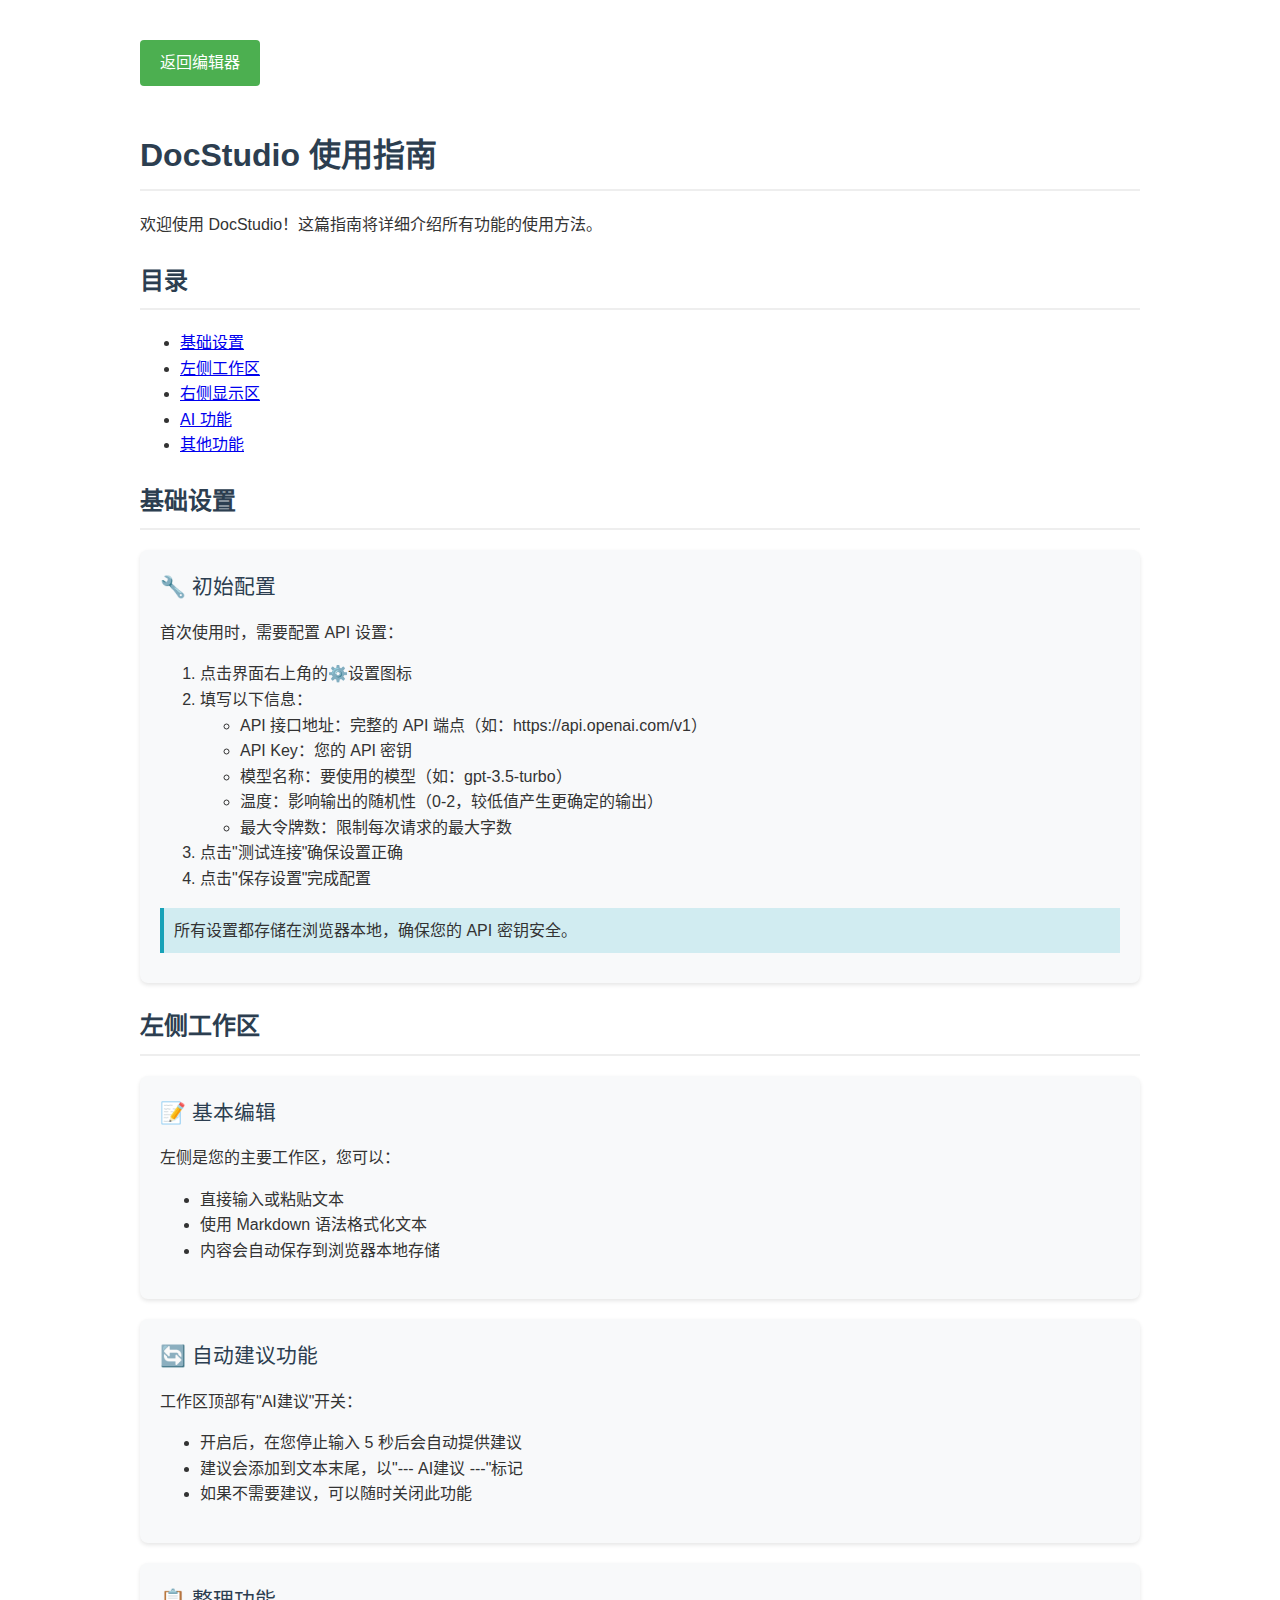
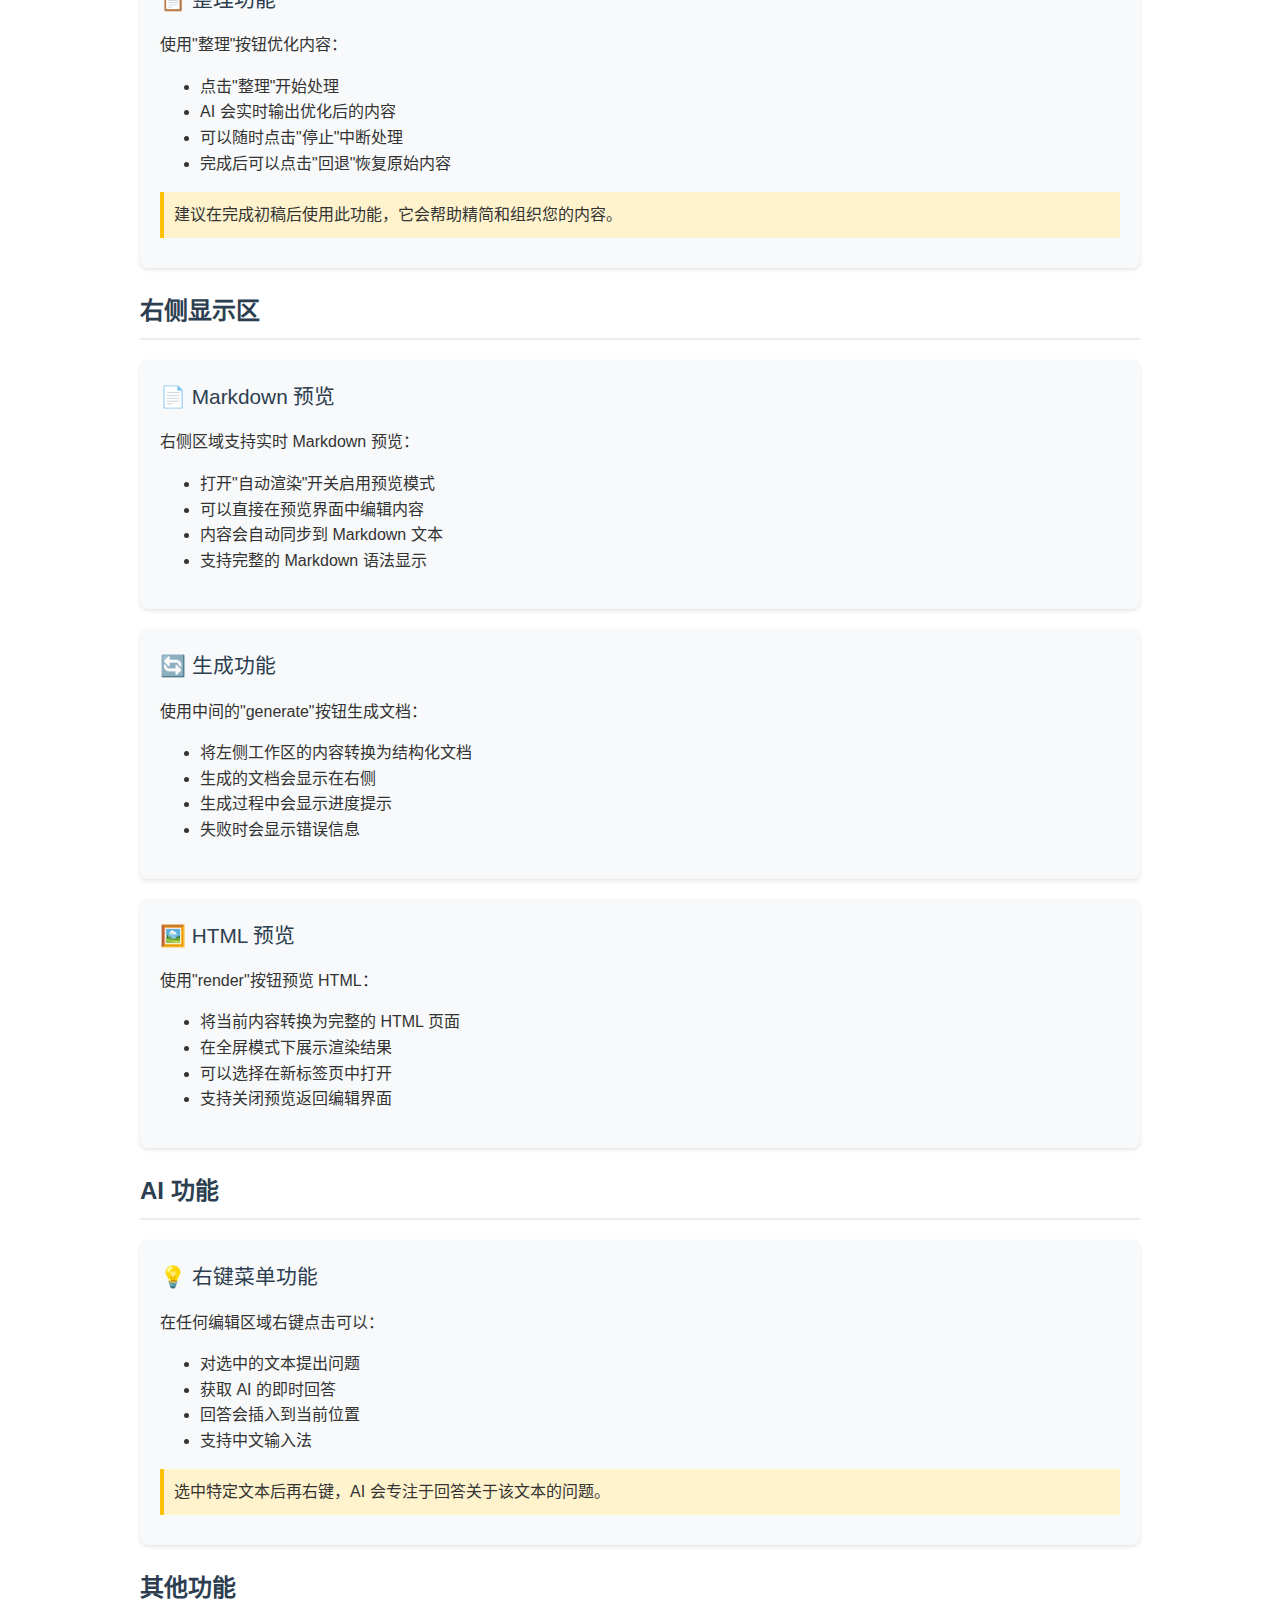
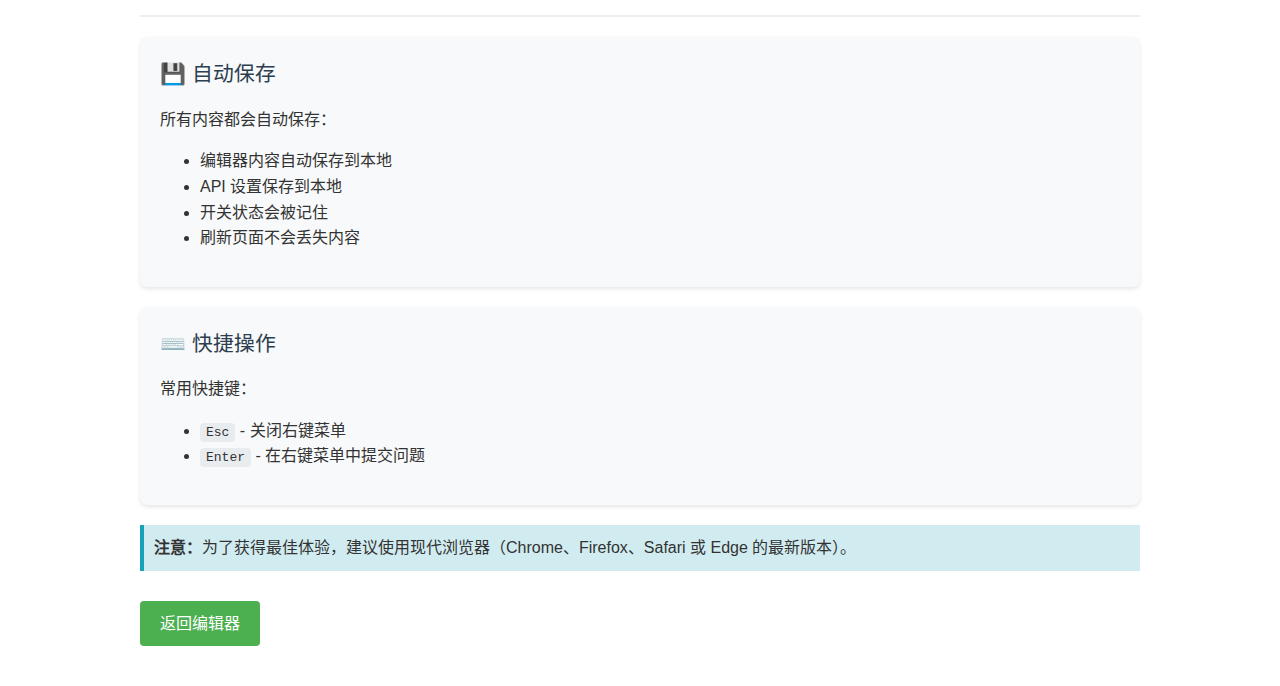
<file: about.html>
<!DOCTYPE html>
<html lang="zh-CN">
<head>
    <meta charset="UTF-8">
    <title>DocStudio - 使用帮助</title>
    <style>
        body {
            font-family: -apple-system, BlinkMacSystemFont, "Segoe UI", Roboto, "Helvetica Neue", Arial, sans-serif;
            line-height: 1.6;
            max-width: 1000px;
            margin: 0 auto;
            padding: 20px;
            color: #333;
        }
        
        h1, h2, h3 {
            color: #2c3e50;
            border-bottom: 2px solid #eee;
            padding-bottom: 8px;
            margin-top: 24px;
        }
        
        .feature-section {
            margin: 20px 0;
            padding: 20px;
            background: #f8f9fa;
            border-radius: 8px;
            box-shadow: 0 2px 4px rgba(0,0,0,0.1);
        }
        
        .feature-title {
            color: #2c3e50;
            font-size: 1.3em;
            margin-bottom: 15px;
            display: flex;
            align-items: center;
            gap: 10px;
        }
        
        .shortcut {
            background: #e9ecef;
            padding: 2px 6px;
            border-radius: 4px;
            font-family: monospace;
        }
        
        .tip {
            background: #fff3cd;
            border-left: 4px solid #ffc107;
            padding: 10px;
            margin: 10px 0;
        }
        
        .note {
            background: #d1ecf1;
            border-left: 4px solid #17a2b8;
            padding: 10px;
            margin: 10px 0;
        }
        
        img {
            max-width: 100%;
            border: 1px solid #ddd;
            border-radius: 4px;
            margin: 10px 0;
        }
        
        .back-btn {
            display: inline-block;
            padding: 10px 20px;
            background: #4CAF50;
            color: white;
            text-decoration: none;
            border-radius: 4px;
            margin: 20px 0;
        }
        
        .back-btn:hover {
            background: #45a049;
        }
        
        code {
            background: #f8f9fa;
            padding: 2px 4px;
            border-radius: 3px;
            font-family: monospace;
        }
    </style>
</head>
<body>
    <a href="index.html" class="back-btn">返回编辑器</a>
    
    <h1>DocStudio 使用指南</h1>
    <p>欢迎使用 DocStudio！这篇指南将详细介绍所有功能的使用方法。</p>
    
    <h2>目录</h2>
    <ul>
        <li><a href="#basic-setup">基础设置</a></li>
        <li><a href="#workspace">左侧工作区</a></li>
        <li><a href="#displayspace">右侧显示区</a></li>
        <li><a href="#ai-features">AI 功能</a></li>
        <li><a href="#other-features">其他功能</a></li>
    </ul>
    
    <h2 id="basic-setup">基础设置</h2>
    <div class="feature-section">
        <div class="feature-title">🔧 初始配置</div>
        <p>首次使用时，需要配置 API 设置：</p>
        <ol>
            <li>点击界面右上角的⚙️设置图标</li>
            <li>填写以下信息：
                <ul>
                    <li>API 接口地址：完整的 API 端点（如：https://api.openai.com/v1）</li>
                    <li>API Key：您的 API 密钥</li>
                    <li>模型名称：要使用的模型（如：gpt-3.5-turbo）</li>
                    <li>温度：影响输出的随机性（0-2，较低值产生更确定的输出）</li>
                    <li>最大令牌数：限制每次请求的最大字数</li>
                </ul>
            </li>
            <li>点击"测试连接"确保设置正确</li>
            <li>点击"保存设置"完成配置</li>
        </ol>
        <div class="note">所有设置都存储在浏览器本地，确保您的 API 密钥安全。</div>
    </div>

    <h2 id="workspace">左侧工作区</h2>
    <div class="feature-section">
        <div class="feature-title">📝 基本编辑</div>
        <p>左侧是您的主要工作区，您可以：</p>
        <ul>
            <li>直接输入或粘贴文本</li>
            <li>使用 Markdown 语法格式化文本</li>
            <li>内容会自动保存到浏览器本地存储</li>
        </ul>
    </div>

    <div class="feature-section">
        <div class="feature-title">🔄 自动建议功能</div>
        <p>工作区顶部有"AI建议"开关：</p>
        <ul>
            <li>开启后，在您停止输入 5 秒后会自动提供建议</li>
            <li>建议会添加到文本末尾，以"--- AI建议 ---"标记</li>
            <li>如果不需要建议，可以随时关闭此功能</li>
        </ul>
    </div>

    <div class="feature-section">
        <div class="feature-title">📋 整理功能</div>
        <p>使用"整理"按钮优化内容：</p>
        <ul>
            <li>点击"整理"开始处理</li>
            <li>AI 会实时输出优化后的内容</li>
            <li>可以随时点击"停止"中断处理</li>
            <li>完成后可以点击"回退"恢复原始内容</li>
        </ul>
        <div class="tip">建议在完成初稿后使用此功能，它会帮助精简和组织您的内容。</div>
    </div>

    <h2 id="displayspace">右侧显示区</h2>
    <div class="feature-section">
        <div class="feature-title">📄 Markdown 预览</div>
        <p>右侧区域支持实时 Markdown 预览：</p>
        <ul>
            <li>打开"自动渲染"开关启用预览模式</li>
            <li>可以直接在预览界面中编辑内容</li>
            <li>内容会自动同步到 Markdown 文本</li>
            <li>支持完整的 Markdown 语法显示</li>
        </ul>
    </div>

    <div class="feature-section">
        <div class="feature-title">🔄 生成功能</div>
        <p>使用中间的"generate"按钮生成文档：</p>
        <ul>
            <li>将左侧工作区的内容转换为结构化文档</li>
            <li>生成的文档会显示在右侧</li>
            <li>生成过程中会显示进度提示</li>
            <li>失败时会显示错误信息</li>
        </ul>
    </div>

    <div class="feature-section">
        <div class="feature-title">🖼️ HTML 预览</div>
        <p>使用"render"按钮预览 HTML：</p>
        <ul>
            <li>将当前内容转换为完整的 HTML 页面</li>
            <li>在全屏模式下展示渲染结果</li>
            <li>可以选择在新标签页中打开</li>
            <li>支持关闭预览返回编辑界面</li>
        </ul>
    </div>

    <h2 id="ai-features">AI 功能</h2>
    <div class="feature-section">
        <div class="feature-title">💡 右键菜单功能</div>
        <p>在任何编辑区域右键点击可以：</p>
        <ul>
            <li>对选中的文本提出问题</li>
            <li>获取 AI 的即时回答</li>
            <li>回答会插入到当前位置</li>
            <li>支持中文输入法</li>
        </ul>
        <div class="tip">
            选中特定文本后再右键，AI 会专注于回答关于该文本的问题。
        </div>
    </div>

    <h2 id="other-features">其他功能</h2>
    <div class="feature-section">
        <div class="feature-title">💾 自动保存</div>
        <p>所有内容都会自动保存：</p>
        <ul>
            <li>编辑器内容自动保存到本地</li>
            <li>API 设置保存到本地</li>
            <li>开关状态会被记住</li>
            <li>刷新页面不会丢失内容</li>
        </ul>
    </div>

    <div class="feature-section">
        <div class="feature-title">⌨️ 快捷操作</div>
        <p>常用快捷键：</p>
        <ul>
            <li><span class="shortcut">Esc</span> - 关闭右键菜单</li>
            <li><span class="shortcut">Enter</span> - 在右键菜单中提交问题</li>
        </ul>
    </div>

    <div class="note">
        <strong>注意：</strong>为了获得最佳体验，建议使用现代浏览器（Chrome、Firefox、Safari 或 Edge 的最新版本）。
    </div>

    <a href="index.html" class="back-btn">返回编辑器</a>
</body>
</html>
</file>
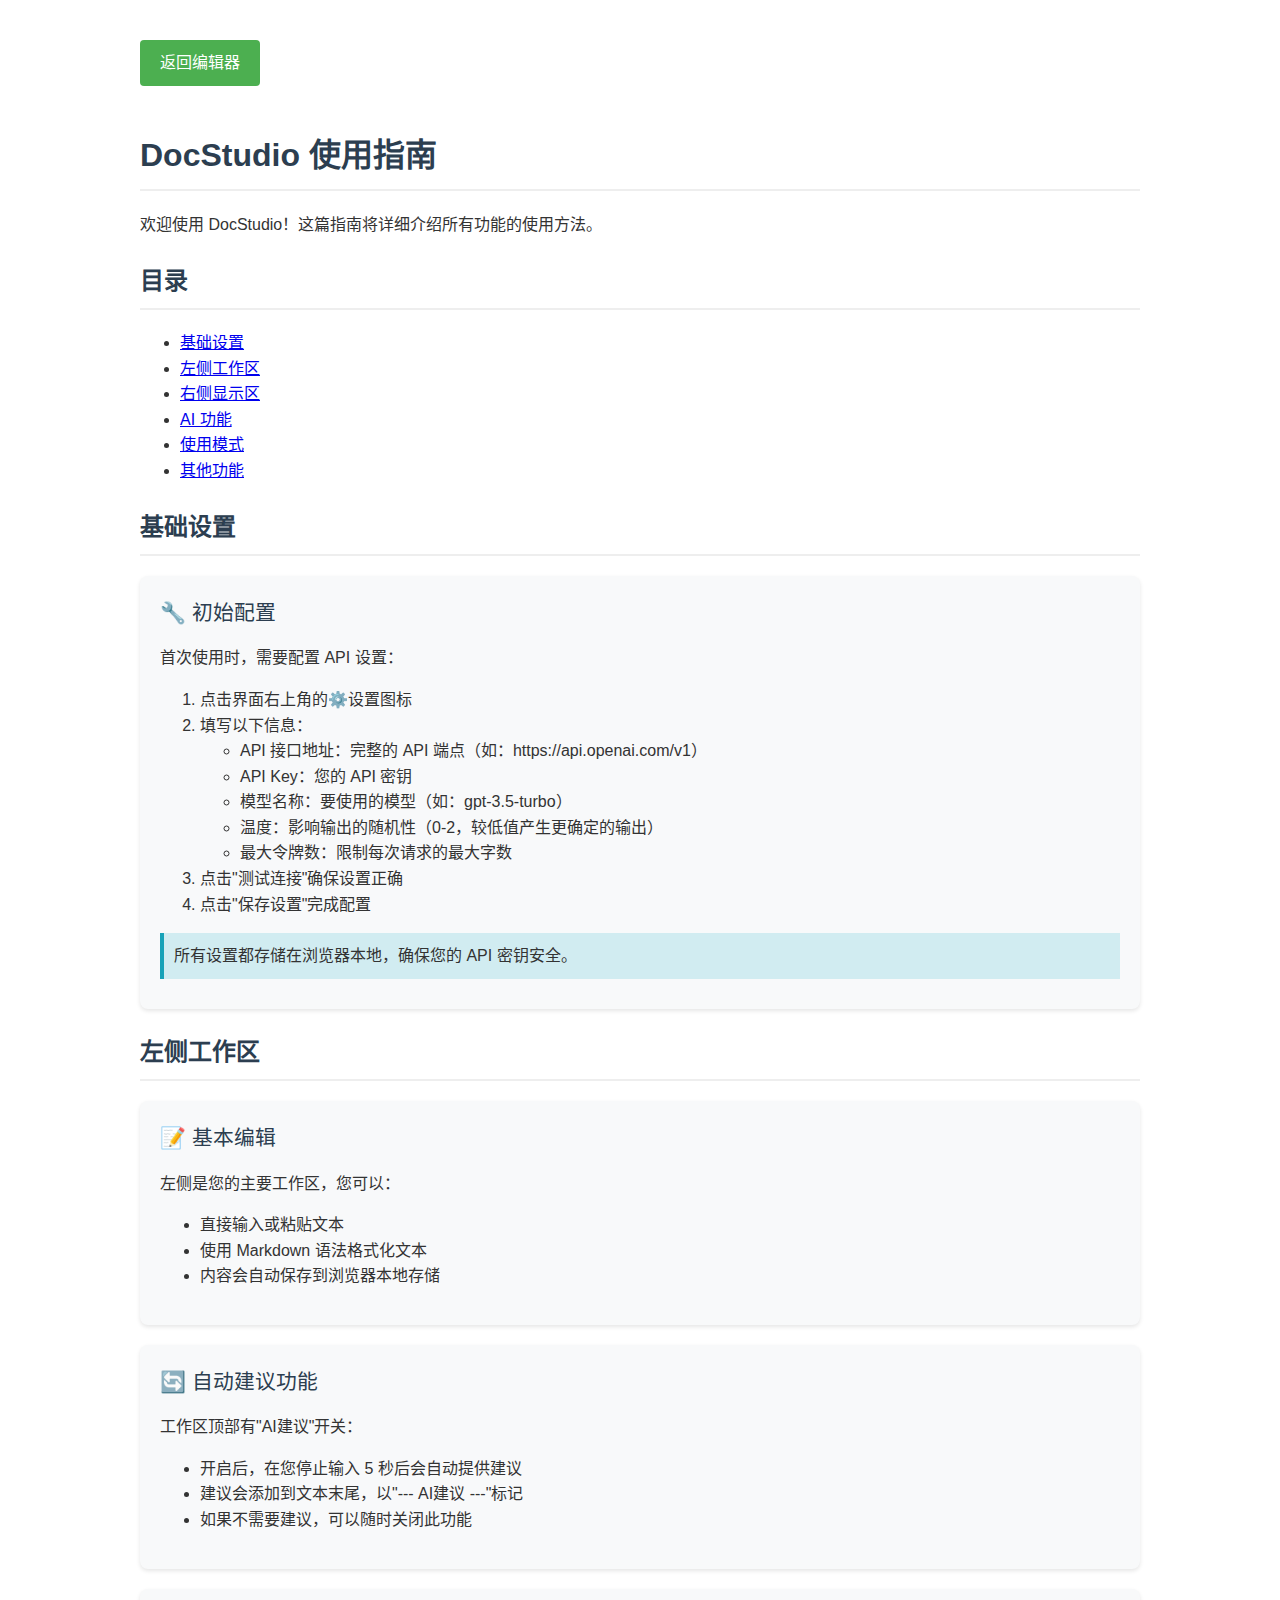
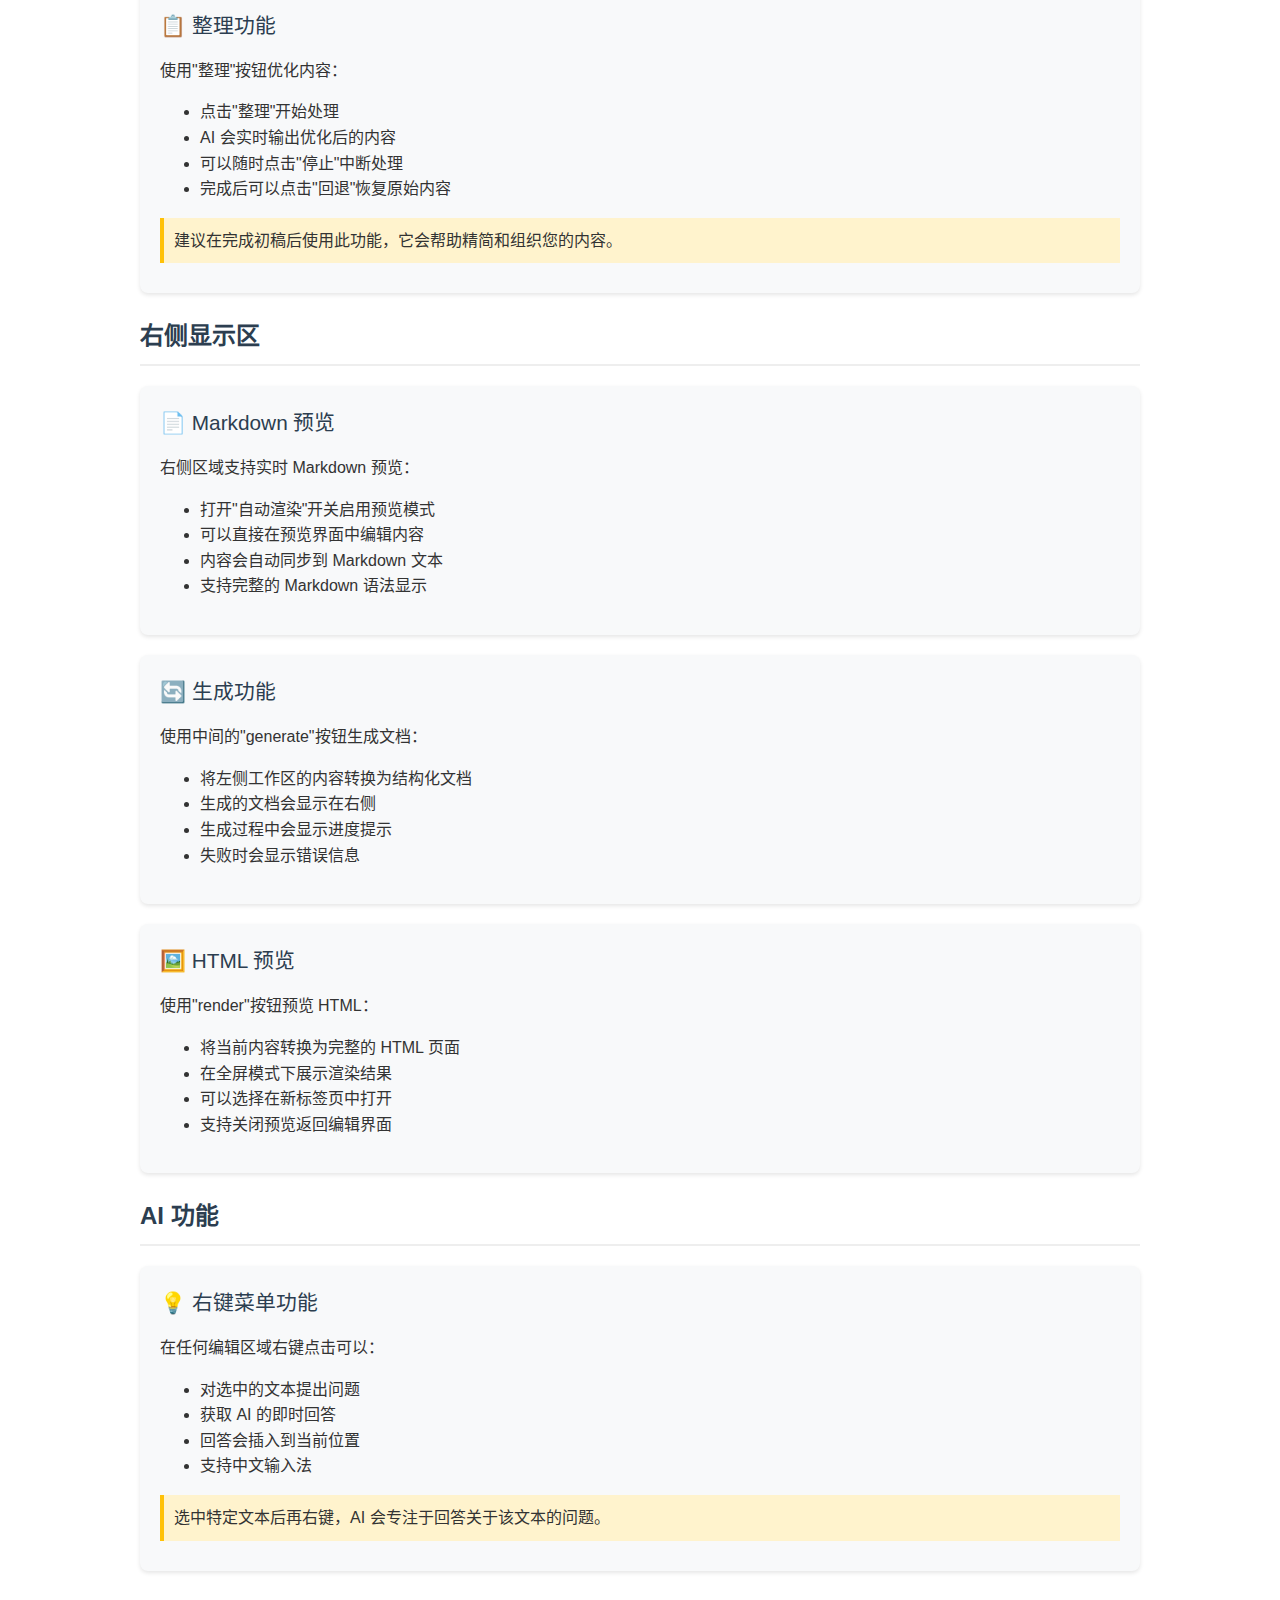
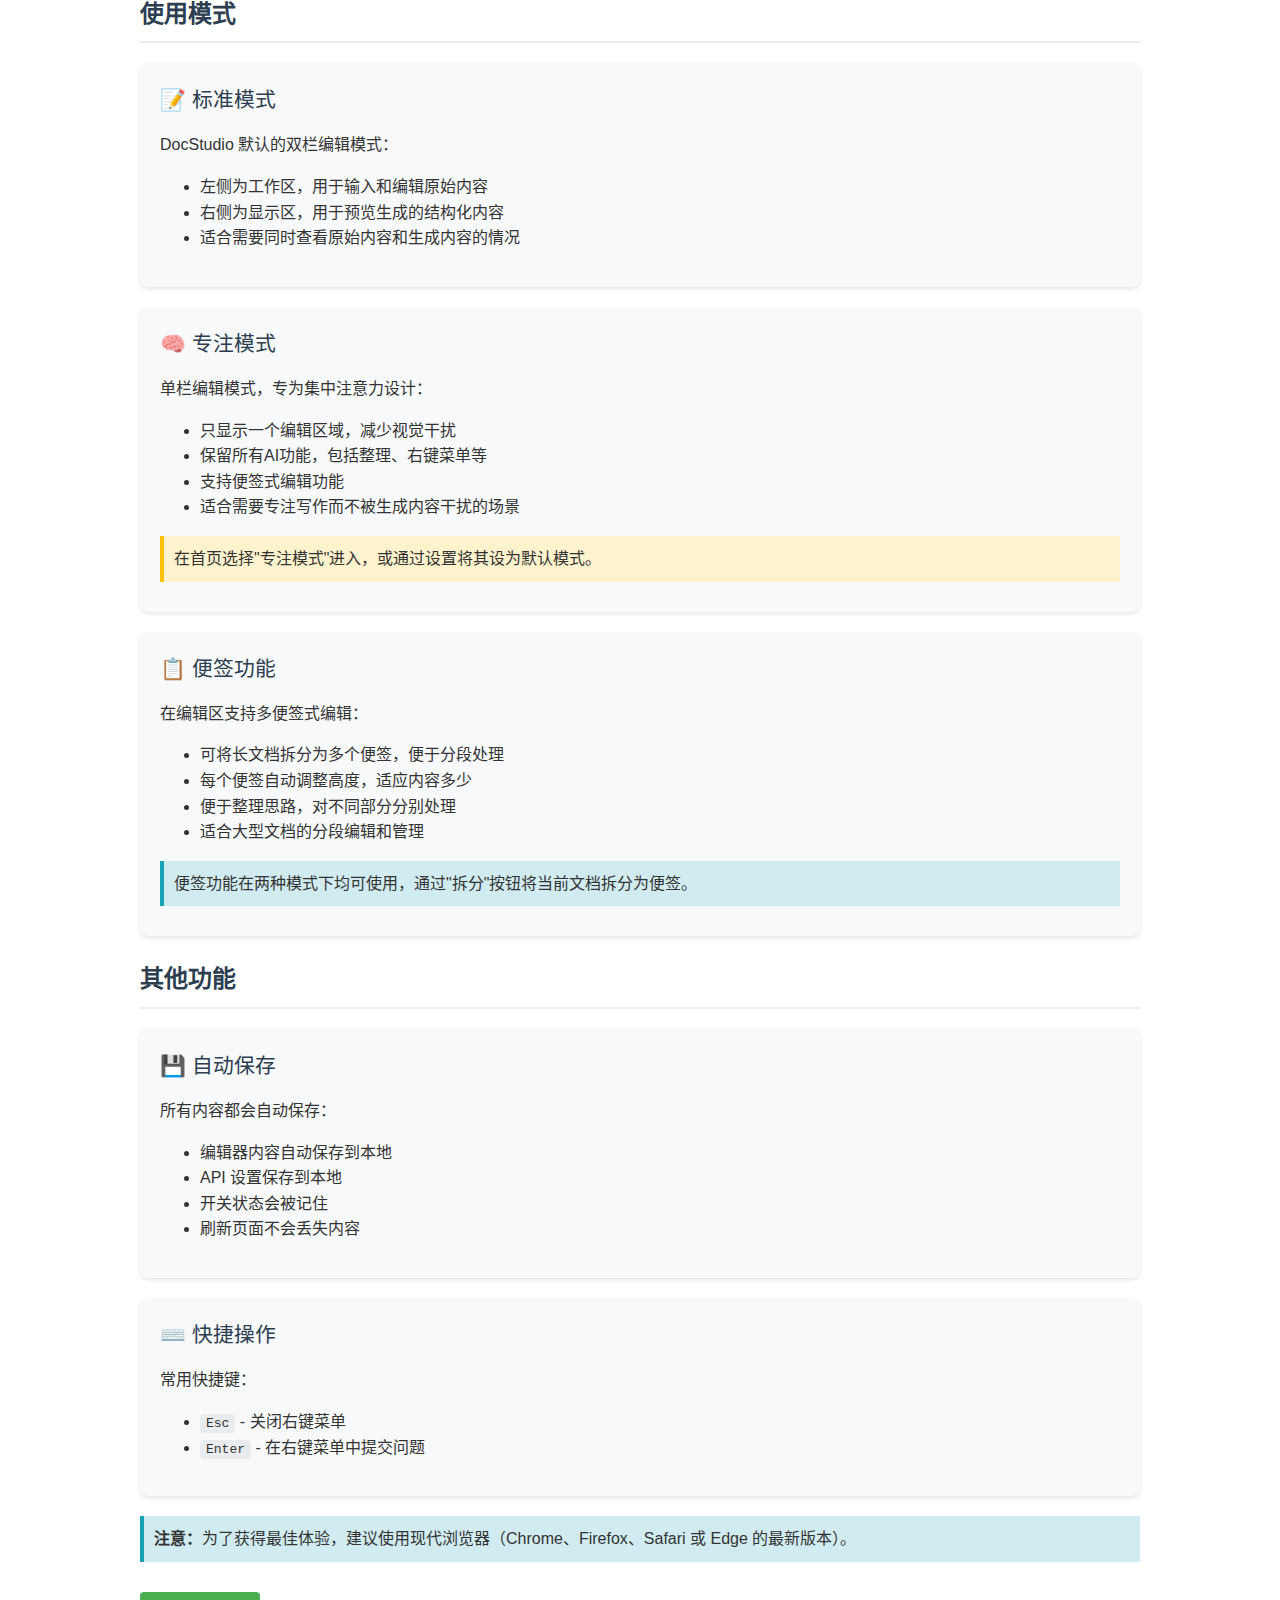
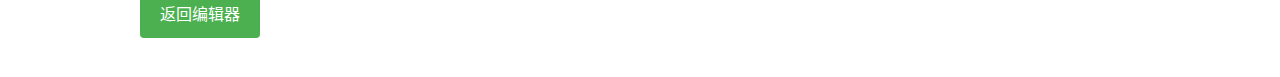
<file: shared/about.html>
<!DOCTYPE html>
<html lang="zh-CN">
<head>
    <meta charset="UTF-8">
    <title>DocStudio - 使用帮助</title>
    <style>
        body {
            font-family: -apple-system, BlinkMacSystemFont, "Segoe UI", Roboto, "Helvetica Neue", Arial, sans-serif;
            line-height: 1.6;
            max-width: 1000px;
            margin: 0 auto;
            padding: 20px;
            color: #333;
        }
        
        h1, h2, h3 {
            color: #2c3e50;
            border-bottom: 2px solid #eee;
            padding-bottom: 8px;
            margin-top: 24px;
        }
        
        .feature-section {
            margin: 20px 0;
            padding: 20px;
            background: #f8f9fa;
            border-radius: 8px;
            box-shadow: 0 2px 4px rgba(0,0,0,0.1);
        }
        
        .feature-title {
            color: #2c3e50;
            font-size: 1.3em;
            margin-bottom: 15px;
            display: flex;
            align-items: center;
            gap: 10px;
        }
        
        .shortcut {
            background: #e9ecef;
            padding: 2px 6px;
            border-radius: 4px;
            font-family: monospace;
        }
        
        .tip {
            background: #fff3cd;
            border-left: 4px solid #ffc107;
            padding: 10px;
            margin: 10px 0;
        }
        
        .note {
            background: #d1ecf1;
            border-left: 4px solid #17a2b8;
            padding: 10px;
            margin: 10px 0;
        }
        
        img {
            max-width: 100%;
            border: 1px solid #ddd;
            border-radius: 4px;
            margin: 10px 0;
        }
        
        .back-btn {
            display: inline-block;
            padding: 10px 20px;
            background: #4CAF50;
            color: white;
            text-decoration: none;
            border-radius: 4px;
            margin: 20px 0;
        }
        
        .back-btn:hover {
            background: #45a049;
        }
        
        code {
            background: #f8f9fa;
            padding: 2px 4px;
            border-radius: 3px;
            font-family: monospace;
        }
    </style>
</head>
<body>
    <a href="/" class="back-btn">返回编辑器</a>
    
    <h1>DocStudio 使用指南</h1>
    <p>欢迎使用 DocStudio！这篇指南将详细介绍所有功能的使用方法。</p>
    
    <h2>目录</h2>
    <ul>
        <li><a href="#basic-setup">基础设置</a></li>
        <li><a href="#workspace">左侧工作区</a></li>
        <li><a href="#displayspace">右侧显示区</a></li>
        <li><a href="#ai-features">AI 功能</a></li>
        <li><a href="#modes">使用模式</a></li>
        <li><a href="#other-features">其他功能</a></li>
    </ul>
    
    <h2 id="basic-setup">基础设置</h2>
    <div class="feature-section">
        <div class="feature-title">🔧 初始配置</div>
        <p>首次使用时，需要配置 API 设置：</p>
        <ol>
            <li>点击界面右上角的⚙️设置图标</li>
            <li>填写以下信息：
                <ul>
                    <li>API 接口地址：完整的 API 端点（如：https://api.openai.com/v1）</li>
                    <li>API Key：您的 API 密钥</li>
                    <li>模型名称：要使用的模型（如：gpt-3.5-turbo）</li>
                    <li>温度：影响输出的随机性（0-2，较低值产生更确定的输出）</li>
                    <li>最大令牌数：限制每次请求的最大字数</li>
                </ul>
            </li>
            <li>点击"测试连接"确保设置正确</li>
            <li>点击"保存设置"完成配置</li>
        </ol>
        <div class="note">所有设置都存储在浏览器本地，确保您的 API 密钥安全。</div>
    </div>

    <h2 id="workspace">左侧工作区</h2>
    <div class="feature-section">
        <div class="feature-title">📝 基本编辑</div>
        <p>左侧是您的主要工作区，您可以：</p>
        <ul>
            <li>直接输入或粘贴文本</li>
            <li>使用 Markdown 语法格式化文本</li>
            <li>内容会自动保存到浏览器本地存储</li>
        </ul>
    </div>

    <div class="feature-section">
        <div class="feature-title">🔄 自动建议功能</div>
        <p>工作区顶部有"AI建议"开关：</p>
        <ul>
            <li>开启后，在您停止输入 5 秒后会自动提供建议</li>
            <li>建议会添加到文本末尾，以"--- AI建议 ---"标记</li>
            <li>如果不需要建议，可以随时关闭此功能</li>
        </ul>
    </div>

    <div class="feature-section">
        <div class="feature-title">📋 整理功能</div>
        <p>使用"整理"按钮优化内容：</p>
        <ul>
            <li>点击"整理"开始处理</li>
            <li>AI 会实时输出优化后的内容</li>
            <li>可以随时点击"停止"中断处理</li>
            <li>完成后可以点击"回退"恢复原始内容</li>
        </ul>
        <div class="tip">建议在完成初稿后使用此功能，它会帮助精简和组织您的内容。</div>
    </div>

    <h2 id="displayspace">右侧显示区</h2>
    <div class="feature-section">
        <div class="feature-title">📄 Markdown 预览</div>
        <p>右侧区域支持实时 Markdown 预览：</p>
        <ul>
            <li>打开"自动渲染"开关启用预览模式</li>
            <li>可以直接在预览界面中编辑内容</li>
            <li>内容会自动同步到 Markdown 文本</li>
            <li>支持完整的 Markdown 语法显示</li>
        </ul>
    </div>

    <div class="feature-section">
        <div class="feature-title">🔄 生成功能</div>
        <p>使用中间的"generate"按钮生成文档：</p>
        <ul>
            <li>将左侧工作区的内容转换为结构化文档</li>
            <li>生成的文档会显示在右侧</li>
            <li>生成过程中会显示进度提示</li>
            <li>失败时会显示错误信息</li>
        </ul>
    </div>

    <div class="feature-section">
        <div class="feature-title">🖼️ HTML 预览</div>
        <p>使用"render"按钮预览 HTML：</p>
        <ul>
            <li>将当前内容转换为完整的 HTML 页面</li>
            <li>在全屏模式下展示渲染结果</li>
            <li>可以选择在新标签页中打开</li>
            <li>支持关闭预览返回编辑界面</li>
        </ul>
    </div>

    <h2 id="ai-features">AI 功能</h2>
    <div class="feature-section">
        <div class="feature-title">💡 右键菜单功能</div>
        <p>在任何编辑区域右键点击可以：</p>
        <ul>
            <li>对选中的文本提出问题</li>
            <li>获取 AI 的即时回答</li>
            <li>回答会插入到当前位置</li>
            <li>支持中文输入法</li>
        </ul>
        <div class="tip">
            选中特定文本后再右键，AI 会专注于回答关于该文本的问题。
        </div>
    </div>

    <h2 id="modes">使用模式</h2>
    <div class="feature-section">
        <div class="feature-title">📝 标准模式</div>
        <p>DocStudio 默认的双栏编辑模式：</p>
        <ul>
            <li>左侧为工作区，用于输入和编辑原始内容</li>
            <li>右侧为显示区，用于预览生成的结构化内容</li>
            <li>适合需要同时查看原始内容和生成内容的情况</li>
        </ul>
    </div>

    <div class="feature-section">
        <div class="feature-title">🧠 专注模式</div>
        <p>单栏编辑模式，专为集中注意力设计：</p>
        <ul>
            <li>只显示一个编辑区域，减少视觉干扰</li>
            <li>保留所有AI功能，包括整理、右键菜单等</li>
            <li>支持便签式编辑功能</li>
            <li>适合需要专注写作而不被生成内容干扰的场景</li>
        </ul>
        <div class="tip">
            在首页选择"专注模式"进入，或通过设置将其设为默认模式。
        </div>
    </div>

    <div class="feature-section">
        <div class="feature-title">📋 便签功能</div>
        <p>在编辑区支持多便签式编辑：</p>
        <ul>
            <li>可将长文档拆分为多个便签，便于分段处理</li>
            <li>每个便签自动调整高度，适应内容多少</li>
            <li>便于整理思路，对不同部分分别处理</li>
            <li>适合大型文档的分段编辑和管理</li>
        </ul>
        <div class="note">
            便签功能在两种模式下均可使用，通过"拆分"按钮将当前文档拆分为便签。
        </div>
    </div>

    <h2 id="other-features">其他功能</h2>
    <div class="feature-section">
        <div class="feature-title">💾 自动保存</div>
        <p>所有内容都会自动保存：</p>
        <ul>
            <li>编辑器内容自动保存到本地</li>
            <li>API 设置保存到本地</li>
            <li>开关状态会被记住</li>
            <li>刷新页面不会丢失内容</li>
        </ul>
    </div>

    <div class="feature-section">
        <div class="feature-title">⌨️ 快捷操作</div>
        <p>常用快捷键：</p>
        <ul>
            <li><span class="shortcut">Esc</span> - 关闭右键菜单</li>
            <li><span class="shortcut">Enter</span> - 在右键菜单中提交问题</li>
        </ul>
    </div>

    <div class="note">
        <strong>注意：</strong>为了获得最佳体验，建议使用现代浏览器（Chrome、Firefox、Safari 或 Edge 的最新版本）。
    </div>

    <a href="/" class="back-btn">返回编辑器</a>
</body>
</html>
</file>
